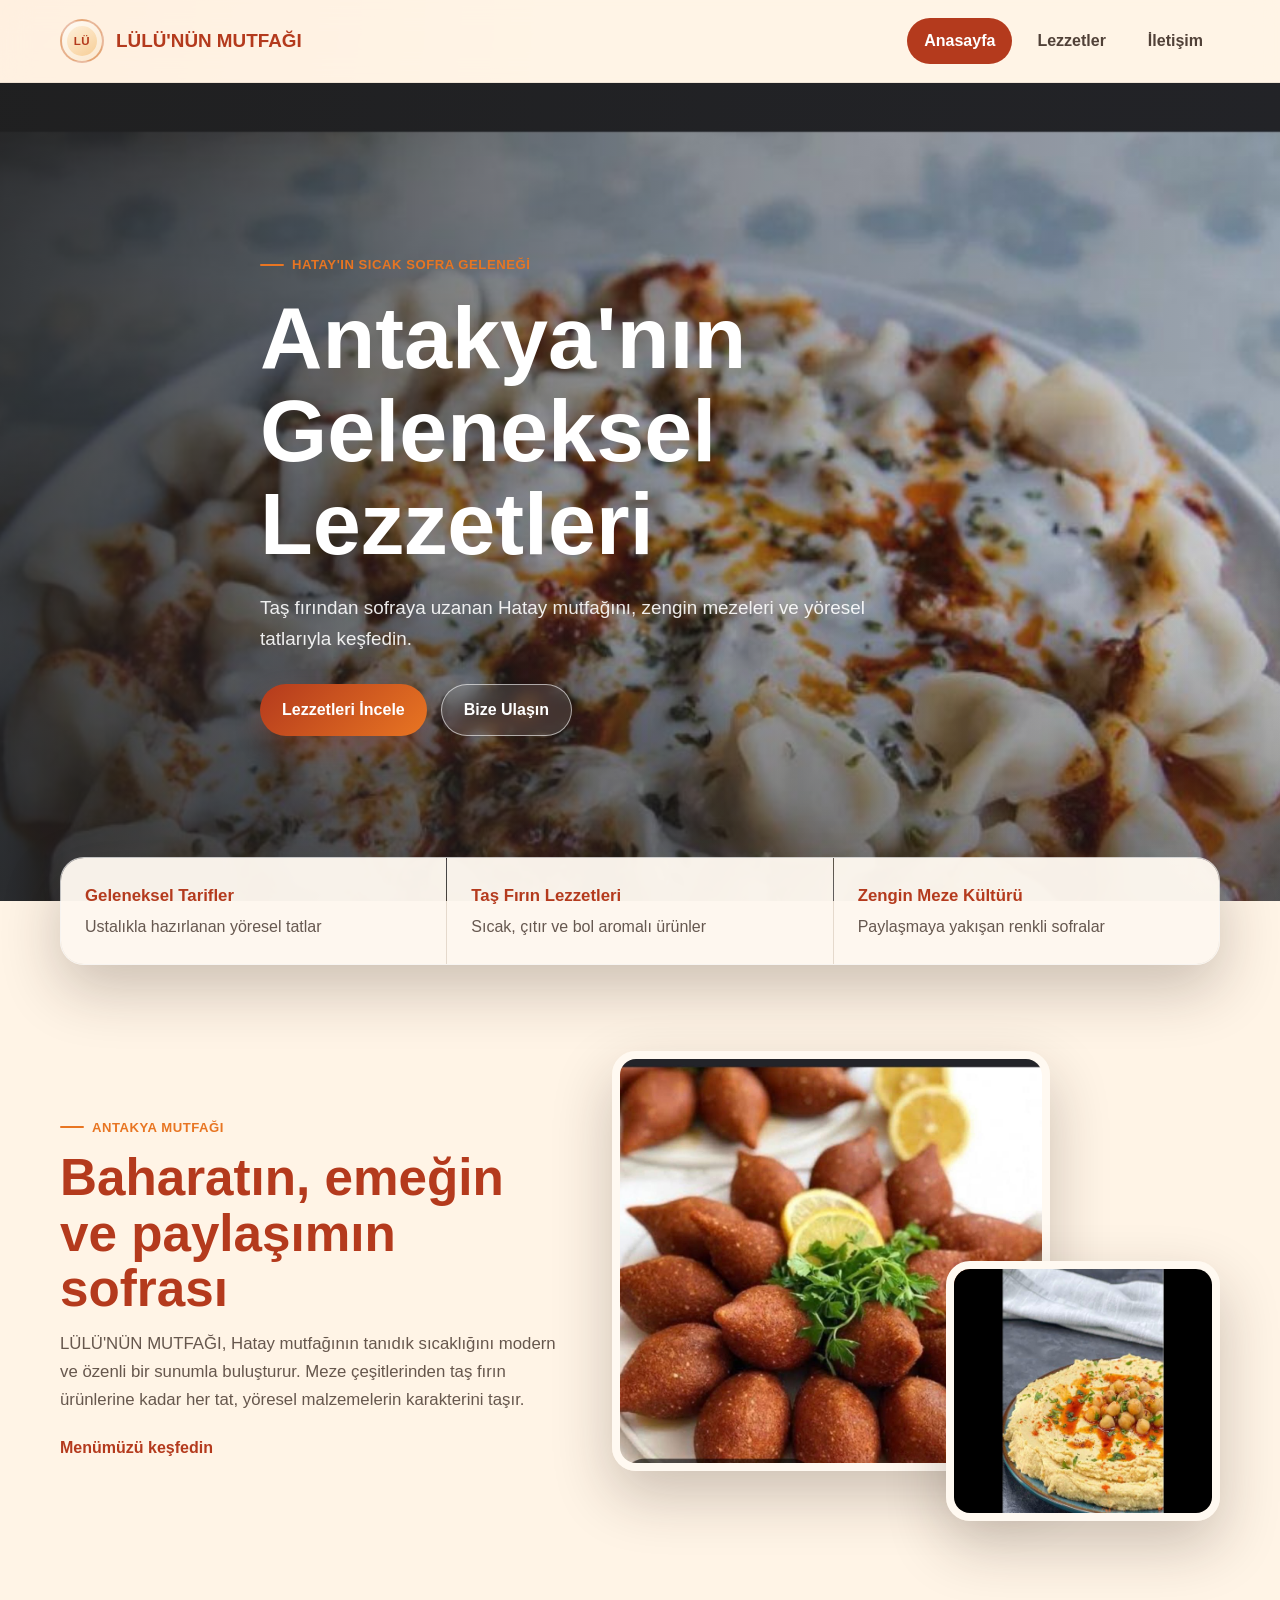
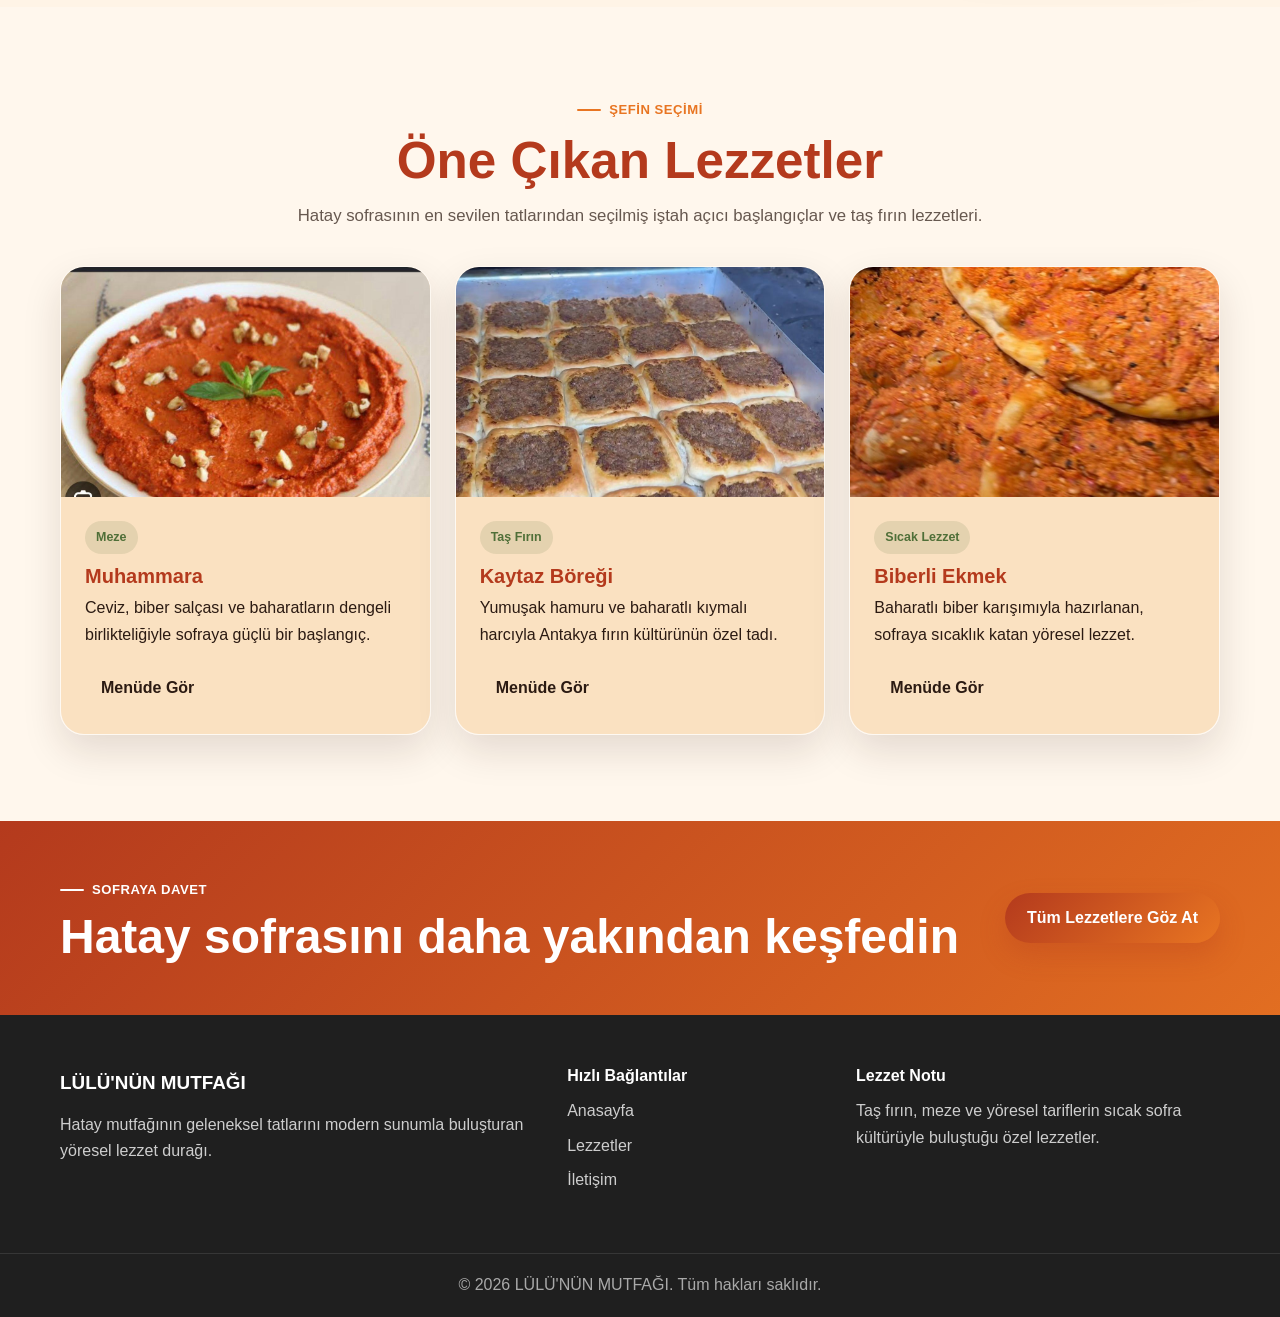
<file: index.html>
<!DOCTYPE html>
<html lang="tr">
<head>
    <meta charset="UTF-8">
    <meta name="viewport" content="width=device-width, initial-scale=1.0">
    <meta name="description" content="LÜLÜ'NÜN MUTFAĞI; Hatay mutfağının taş fırın, meze ve yöresel yemek kültürünü modern sunumla tanıtan sıcak bir lezzet markasıdır.">
    <title>LÜLÜ'NÜN MUTFAĞI | Geleneksel Hatay Lezzetleri</title>
    <link rel="stylesheet" href="style.css">
</head>
<body>
    <header class="site-header">
        <div class="container header-inner">
            <a class="brand" href="index.html" aria-label="LÜLÜ'NÜN MUTFAĞI anasayfa">
                <span class="brand-mark">LÜ</span>
                <span>LÜLÜ'NÜN MUTFAĞI</span>
            </a>

            <button class="menu-toggle" type="button" aria-label="Menüyü aç" aria-expanded="false">
                <span></span>
                <span></span>
                <span></span>
            </button>

            <nav class="main-nav" aria-label="Ana menü">
                <a href="index.html">Anasayfa</a>
                <a href="lezzetler.html">Lezzetler</a>
                <a href="iletisim.html">İletişim</a>
            </nav>
        </div>
    </header>

    <main>
        <section class="hero home-hero">
            <img class="hero-image" src="./resimler/5.jpeg" alt="Taş fırından çıkmış Hatay usulü biberli ekmek">
            <div class="hero-overlay"></div>
            <div class="container hero-content">
                <span class="section-kicker">Hatay'ın sıcak sofra geleneği</span>
                <h1>Antakya'nın Geleneksel Lezzetleri</h1>
                <p>Taş fırından sofraya uzanan Hatay mutfağını, zengin mezeleri ve yöresel tatlarıyla keşfedin.</p>
                <div class="hero-actions">
                    <a class="btn btn-primary" href="lezzetler.html">Lezzetleri İncele</a>
                    <a class="btn btn-ghost" href="iletisim.html">Bize Ulaşın</a>
                </div>
            </div>
        </section>

        <section class="stats-strip" aria-label="Öne çıkan sofra özellikleri">
            <div class="container stats-grid">
                <article>
                    <strong>Geleneksel Tarifler</strong>
                    <span>Ustalıkla hazırlanan yöresel tatlar</span>
                </article>
                <article>
                    <strong>Taş Fırın Lezzetleri</strong>
                    <span>Sıcak, çıtır ve bol aromalı ürünler</span>
                </article>
                <article>
                    <strong>Zengin Meze Kültürü</strong>
                    <span>Paylaşmaya yakışan renkli sofralar</span>
                </article>
            </div>
        </section>

        <section class="section">
            <div class="container split-section">
                <div class="section-copy">
                    <span class="section-kicker">Antakya mutfağı</span>
                    <h2>Baharatın, emeğin ve paylaşımın sofrası</h2>
                    <p>
                        LÜLÜ'NÜN MUTFAĞI, Hatay mutfağının tanıdık sıcaklığını modern ve özenli bir sunumla buluşturur.
                        Meze çeşitlerinden taş fırın ürünlerine kadar her tat, yöresel malzemelerin karakterini taşır.
                    </p>
                    <a class="text-link" href="lezzetler.html">Menümüzü keşfedin</a>
                </div>
                <div class="image-collage" aria-label="Antakya lezzet görselleri">
                    <img class="collage-large" src="./resimler/1.jpeg" alt="Limon ve yeşillikle servis edilen içli köfte">
                    <img class="collage-small" src="./resimler/7.jpeg" alt="Zeytinyağlı ve nohutlu humus tabağı">
                </div>
            </div>
        </section>

        <section class="section featured-section">
            <div class="container">
                <div class="section-heading">
                    <span class="section-kicker">Şefin seçimi</span>
                    <h2>Öne Çıkan Lezzetler</h2>
                    <p>Hatay sofrasının en sevilen tatlarından seçilmiş iştah açıcı başlangıçlar ve taş fırın lezzetleri.</p>
                </div>

                <div class="featured-grid">
                    <article class="featured-card">
                        <img src="./resimler/4.jpeg" alt="Cevizli muhammara mezesi">
                        <div>
                            <span class="tag">Meze</span>
                            <h3>Muhammara</h3>
                            <p>Ceviz, biber salçası ve baharatların dengeli birlikteliğiyle sofraya güçlü bir başlangıç.</p>
                            <a class="btn btn-small" href="lezzetler.html">Menüde Gör</a>
                        </div>
                    </article>

                    <article class="featured-card">
                        <img src="./resimler/3.jpeg" alt="Taş fırında pişmiş kaytaz böreği">
                        <div>
                            <span class="tag">Taş Fırın</span>
                            <h3>Kaytaz Böreği</h3>
                            <p>Yumuşak hamuru ve baharatlı kıymalı harcıyla Antakya fırın kültürünün özel tadı.</p>
                            <a class="btn btn-small" href="lezzetler.html">Menüde Gör</a>
                        </div>
                    </article>

                    <article class="featured-card">
                        <img src="./resimler/6.jpeg" alt="Yoğurt ve baharatlı sosla servis edilen mantı">
                        <div>
                            <span class="tag">Sıcak Lezzet</span>
                            <h3>Biberli Ekmek</h3>
                            <p>Baharatlı biber karışımıyla hazırlanan, sofraya sıcaklık katan yöresel lezzet.</p>
                            <a class="btn btn-small" href="lezzetler.html">Menüde Gör</a>
                        </div>
                    </article>
                </div>
            </div>
        </section>

        <section class="cta-band">
            <div class="container cta-inner">
                <div>
                    <span class="section-kicker">Sofraya davet</span>
                    <h2>Hatay sofrasını daha yakından keşfedin</h2>
                </div>
                <a class="btn btn-primary" href="lezzetler.html">Tüm Lezzetlere Göz At</a>
            </div>
        </section>
    </main>

    <footer class="site-footer">
        <div class="container footer-grid">
            <div>
                <a class="footer-brand" href="index.html">LÜLÜ'NÜN MUTFAĞI</a>
                <p>Hatay mutfağının geleneksel tatlarını modern sunumla buluşturan yöresel lezzet durağı.</p>
            </div>
            <div>
                <h2>Hızlı Bağlantılar</h2>
                <a href="index.html">Anasayfa</a>
                <a href="lezzetler.html">Lezzetler</a>
                <a href="iletisim.html">İletişim</a>
            </div>
            <div>
                <h2>Lezzet Notu</h2>
                <p>Taş fırın, meze ve yöresel tariflerin sıcak sofra kültürüyle buluştuğu özel lezzetler.</p>
            </div>
        </div>
        <div class="footer-bottom">
            <div class="container">© 2026 LÜLÜ'NÜN MUTFAĞI. Tüm hakları saklıdır.</div>
        </div>
    </footer>

    <script src="script.js"></script>
</body>
</html>
</file>
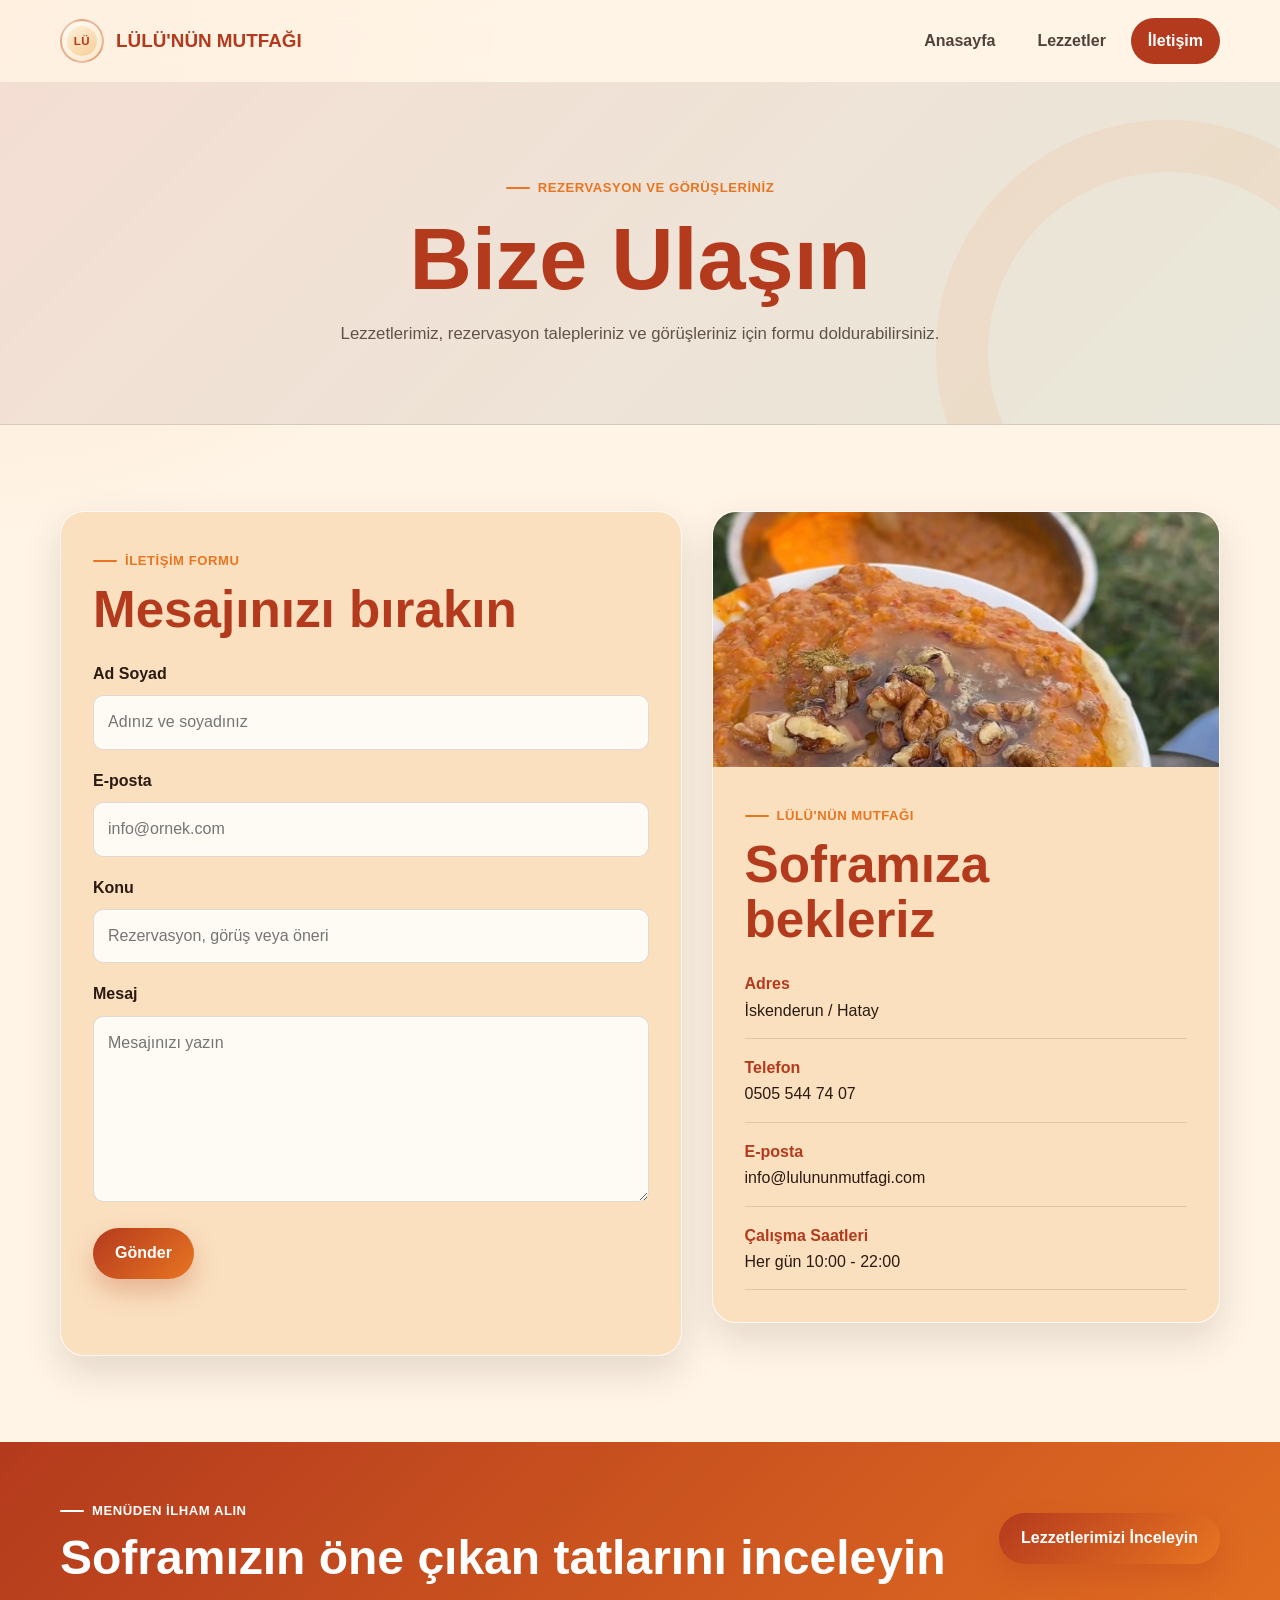
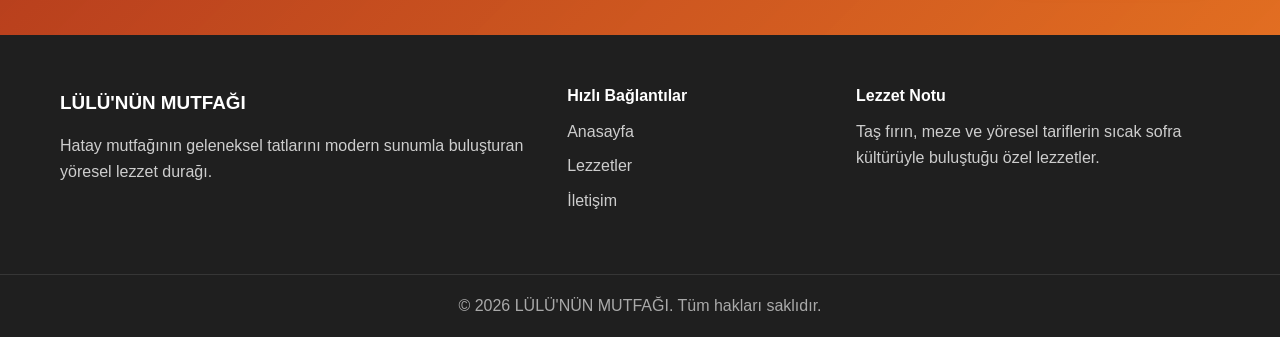
<file: iletisim.html>
<!DOCTYPE html>
<html lang="tr">
<head>
    <meta charset="UTF-8">
    <meta name="viewport" content="width=device-width, initial-scale=1.0">
    <meta name="description" content="LÜLÜ'NÜN MUTFAĞI iletişim sayfası. Lezzetler, rezervasyon talepleri ve görüşleriniz için bize ulaşın.">
    <title>LÜLÜ'NÜN MUTFAĞI | Bize Ulaşın</title>
    <link rel="stylesheet" href="style.css">
</head>
<body>
    <header class="site-header">
        <div class="container header-inner">
            <a class="brand" href="index.html" aria-label="LÜLÜ'NÜN MUTFAĞI anasayfa">
                <span class="brand-mark">LÜ</span>
                <span>LÜLÜ'NÜN MUTFAĞI</span>
            </a>

            <button class="menu-toggle" type="button" aria-label="Menüyü aç" aria-expanded="false">
                <span></span>
                <span></span>
                <span></span>
            </button>

            <nav class="main-nav" aria-label="Ana menü">
                <a href="index.html">Anasayfa</a>
                <a href="lezzetler.html">Lezzetler</a>
                <a href="iletisim.html">İletişim</a>
            </nav>
        </div>
    </header>

    <main>
        <section class="page-hero contact-hero">
            <div class="container page-hero-inner">
                <span class="section-kicker">Rezervasyon ve görüşleriniz</span>
                <h1>Bize Ulaşın</h1>
                <p>Lezzetlerimiz, rezervasyon talepleriniz ve görüşleriniz için formu doldurabilirsiniz.</p>
            </div>
        </section>

        <section class="section">
            <div class="container contact-grid">
                <form class="contact-form" id="contactForm" novalidate>
                    <div class="form-header">
                        <span class="section-kicker">İletişim formu</span>
                        <h2>Mesajınızı bırakın</h2>
                    </div>

                    <div class="form-group">
                        <label for="fullName">Ad Soyad</label>
                        <input type="text" id="fullName" name="fullName" placeholder="Adınız ve soyadınız">
                    </div>

                    <div class="form-group">
                        <label for="email">E-posta</label>
                        <input type="email" id="email" name="email" placeholder="info@ornek.com">
                    </div>

                    <div class="form-group">
                        <label for="subject">Konu</label>
                        <input type="text" id="subject" name="subject" placeholder="Rezervasyon, görüş veya öneri">
                    </div>

                    <div class="form-group">
                        <label for="message">Mesaj</label>
                        <textarea id="message" name="message" rows="6" placeholder="Mesajınızı yazın"></textarea>
                    </div>

                    <button class="btn btn-primary" type="submit">Gönder</button>
                    <p class="form-message" id="formMessage" aria-live="polite"></p>
                </form>

                <aside class="contact-card" aria-label="İletişim bilgileri">
                    <img src="./resimler/2.jpeg" alt="Servise hazır taş fırın lezzeti">
                    <div class="contact-card-body">
                        <span class="section-kicker">LÜLÜ'NÜN MUTFAĞI</span>
                        <h2>Soframıza bekleriz</h2>
                        <ul class="contact-list">
                            <li>
                                <strong>Adres</strong>
                                <span>İskenderun / Hatay</span>
                            </li>
                            <li>
                                <strong>Telefon</strong>
                                <a href="tel:03260000000">0505 544 74 07</a>
                            </li>
                            <li>
                                <strong>E-posta</strong>
                                <a href="mailto:info@lulununmutfagi.com">info@lulununmutfagi.com</a>
                            </li>
                            <li>
                                <strong>Çalışma Saatleri</strong>
                                <span>Her gün 10:00 - 22:00</span>
                            </li>
                        </ul>
                    </div>
                </aside>
            </div>
        </section>

        <section class="cta-band">
            <div class="container cta-inner">
                <div>
                    <span class="section-kicker">Menüden ilham alın</span>
                    <h2>Soframızın öne çıkan tatlarını inceleyin</h2>
                </div>
                <a class="btn btn-primary" href="lezzetler.html">Lezzetlerimizi İnceleyin</a>
            </div>
        </section>
    </main>

    <footer class="site-footer">
        <div class="container footer-grid">
            <div>
                <a class="footer-brand" href="index.html">LÜLÜ'NÜN MUTFAĞI</a>
                <p>Hatay mutfağının geleneksel tatlarını modern sunumla buluşturan yöresel lezzet durağı.</p>
            </div>
            <div>
                <h2>Hızlı Bağlantılar</h2>
                <a href="index.html">Anasayfa</a>
                <a href="lezzetler.html">Lezzetler</a>
                <a href="iletisim.html">İletişim</a>
            </div>
            <div>
                <h2>Lezzet Notu</h2>
                <p>Taş fırın, meze ve yöresel tariflerin sıcak sofra kültürüyle buluştuğu özel lezzetler.</p>
            </div>
        </div>
        <div class="footer-bottom">
            <div class="container">© 2026 LÜLÜ'NÜN MUTFAĞI. Tüm hakları saklıdır.</div>
        </div>
    </footer>

    <script src="script.js"></script>
</body>
</html>
</file>
<file: style.css>
:root {
    --color-primary: #B43A1D;
    --color-secondary: #E87522;
    --color-bg: #FFF4E6;
    --color-text: #2B1A12;
    --color-card: #F8D9B0;
    --color-accent: #4F6F38;
    --color-footer: #1F1F1F;
    --color-cream: #FFF9F1;
    --color-line: rgba(43, 26, 18, 0.12);
    --color-white: #FFFFFF;
    --shadow-soft: 0 16px 38px rgba(43, 26, 18, 0.13);
    --shadow-strong: 0 24px 60px rgba(43, 26, 18, 0.24);
    --radius-lg: 24px;
    --radius-md: 16px;
    --radius-sm: 10px;
    --header-height: 82px;
}

/* Genel reset */
* {
    box-sizing: border-box;
    margin: 0;
    padding: 0;
}

html {
    scroll-behavior: smooth;
}

body {
    min-height: 100vh;
    background:
        radial-gradient(circle at top left, rgba(232, 117, 34, 0.13), transparent 34rem),
        var(--color-bg);
    color: var(--color-text);
    font-family: Arial, Helvetica, sans-serif;
    line-height: 1.65;
}

img {
    display: block;
    max-width: 100%;
}

a {
    color: inherit;
    text-decoration: none;
}

button,
input,
textarea {
    font: inherit;
}

.container {
    width: min(1160px, calc(100% - 40px));
    margin: 0 auto;
}

.section {
    padding: 86px 0;
}

.section-heading {
    max-width: 720px;
    margin: 0 auto 36px;
    text-align: center;
}

.section-kicker {
    display: inline-flex;
    align-items: center;
    gap: 8px;
    color: var(--color-secondary);
    font-size: 0.82rem;
    font-weight: 800;
    letter-spacing: 0.04em;
    text-transform: uppercase;
}

.section-kicker::before {
    content: "";
    width: 24px;
    height: 2px;
    border-radius: 999px;
    background: currentColor;
}

h1,
h2,
h3 {
    color: var(--color-text);
    line-height: 1.08;
}

h1 {
    font-size: clamp(2.6rem, 7vw, 5.4rem);
}

h2 {
    font-size: clamp(2rem, 4vw, 3.2rem);
}

h3 {
    font-size: 1.25rem;
}

.btn {
    display: inline-flex;
    align-items: center;
    justify-content: center;
    min-height: 46px;
    border: 0;
    border-radius: 999px;
    cursor: pointer;
    font-weight: 800;
    padding: 12px 22px;
    transition: transform 0.22s ease, box-shadow 0.22s ease, background 0.22s ease, color 0.22s ease;
}

.btn:hover {
    transform: translateY(-2px);
}

.btn-primary {
    background: linear-gradient(135deg, var(--color-primary), var(--color-secondary));
    color: var(--color-white);
    box-shadow: 0 12px 26px rgba(180, 58, 29, 0.28);
}

.btn-primary:hover {
    box-shadow: 0 18px 36px rgba(180, 58, 29, 0.36);
}

.btn-ghost {
    border: 1px solid rgba(255, 255, 255, 0.58);
    background: rgba(255, 255, 255, 0.12);
    color: var(--color-white);
    backdrop-filter: blur(8px);
}

.btn-ghost:hover {
    background: var(--color-white);
    color: var(--color-primary);
}

.btn-small {
    min-height: 40px;
    margin-top: 18px;
    padding: 9px 16px;
}

.text-link {
    display: inline-flex;
    margin-top: 22px;
    color: var(--color-primary);
    font-weight: 800;
}

.text-link:hover {
    color: var(--color-secondary);
}

/* Navbar */
.site-header {
    position: sticky;
    top: 0;
    z-index: 40;
    background: rgba(255, 244, 230, 0.78);
    border-bottom: 1px solid rgba(43, 26, 18, 0.08);
    backdrop-filter: blur(14px);
    transition: box-shadow 0.2s ease, background 0.2s ease;
}

.site-header.scrolled {
    background: rgba(255, 249, 241, 0.94);
    box-shadow: 0 12px 30px rgba(43, 26, 18, 0.12);
}

.header-inner {
    display: flex;
    align-items: center;
    justify-content: space-between;
    min-height: var(--header-height);
    gap: 28px;
}

.brand {
    display: inline-flex;
    align-items: center;
    gap: 12px;
    color: var(--color-primary);
    font-size: 1.18rem;
    font-weight: 900;
    white-space: nowrap;
}

.brand-mark {
    display: inline-flex;
    width: 44px;
    height: 44px;
    align-items: center;
    justify-content: center;
    border: 2px solid rgba(180, 58, 29, 0.28);
    border-radius: 50%;
    background: linear-gradient(145deg, #fff6e7, #f6c88a);
    color: var(--color-primary);
    font-size: 0.72rem;
    letter-spacing: 0.05em;
    box-shadow: inset 0 0 0 5px rgba(255, 255, 255, 0.58);
}

.main-nav {
    display: flex;
    align-items: center;
    gap: 8px;
}

.main-nav a {
    border-radius: 999px;
    color: rgba(43, 26, 18, 0.82);
    font-weight: 800;
    padding: 10px 17px;
    transition: background 0.2s ease, color 0.2s ease;
}

.main-nav a:hover,
.main-nav a.active {
    background: var(--color-primary);
    color: var(--color-white);
}

.menu-toggle {
    display: none;
    width: 44px;
    height: 44px;
    border: 0;
    border-radius: 50%;
    background: var(--color-primary);
    cursor: pointer;
    padding: 11px;
}

.menu-toggle span {
    display: block;
    width: 100%;
    height: 2px;
    margin: 5px 0;
    border-radius: 2px;
    background: var(--color-white);
}

/* Hero ve giriş bölümleri */
.hero {
    position: relative;
    min-height: calc(100vh - var(--header-height));
    display: flex;
    align-items: center;
    overflow: hidden;
}

.hero-image,
.hero-overlay {
    position: absolute;
    inset: 0;
}

.hero-image {
    width: 100%;
    height: 100%;
    object-fit: cover;
}

.hero-overlay {
    background:
        linear-gradient(90deg, rgba(31, 31, 31, 0.83), rgba(31, 31, 31, 0.38) 58%, rgba(31, 31, 31, 0.2)),
        linear-gradient(0deg, rgba(31, 31, 31, 0.42), transparent 42%);
}

.hero-content {
    position: relative;
    z-index: 2;
    max-width: 760px;
    color: var(--color-white);
    padding: 86px 0;
}

.hero-content h1 {
    margin: 16px 0 20px;
    color: var(--color-white);
}

.hero-content p {
    max-width: 640px;
    color: rgba(255, 255, 255, 0.9);
    font-size: 1.18rem;
}

.hero-actions {
    display: flex;
    flex-wrap: wrap;
    gap: 14px;
    margin-top: 30px;
}

.stats-strip {
    margin-top: -44px;
    position: relative;
    z-index: 5;
}

.stats-grid {
    display: grid;
    grid-template-columns: repeat(3, 1fr);
    gap: 1px;
    overflow: hidden;
    border: 1px solid rgba(255, 255, 255, 0.7);
    border-radius: var(--radius-lg);
    background: var(--color-line);
    box-shadow: var(--shadow-strong);
}

.stats-grid article {
    background: rgba(255, 249, 241, 0.96);
    padding: 24px;
}

.stats-grid strong,
.stats-grid span {
    display: block;
}

.stats-grid strong {
    color: var(--color-primary);
    font-size: 1.05rem;
}

.stats-grid span {
    margin-top: 4px;
    color: rgba(43, 26, 18, 0.72);
}

.split-section {
    display: grid;
    grid-template-columns: 0.9fr 1.1fr;
    gap: 54px;
    align-items: center;
}

.section-copy p,
.section-heading p,
.page-hero p {
    margin-top: 14px;
    color: rgba(43, 26, 18, 0.72);
    font-size: 1.05rem;
}

.section-copy h2,
.section-heading h2 {
    margin-top: 12px;
    color: var(--color-primary);
}

.image-collage {
    position: relative;
    min-height: 470px;
}

.image-collage img {
    position: absolute;
    object-fit: cover;
    border: 8px solid var(--color-cream);
    border-radius: var(--radius-lg);
    box-shadow: var(--shadow-strong);
}

.collage-large {
    inset: 0 auto auto 0;
    width: 72%;
    height: 420px;
}

.collage-small {
    right: 0;
    bottom: 0;
    width: 45%;
    height: 260px;
}

.featured-section {
    background: rgba(255, 249, 241, 0.68);
}

.featured-grid {
    display: grid;
    grid-template-columns: repeat(3, 1fr);
    gap: 24px;
}

.featured-card,
.menu-card,
.contact-form,
.contact-card {
    border: 1px solid rgba(255, 255, 255, 0.78);
    border-radius: var(--radius-lg);
    background: rgba(248, 217, 176, 0.72);
    box-shadow: var(--shadow-soft);
}

.featured-card {
    overflow: hidden;
    transition: transform 0.25s ease, box-shadow 0.25s ease;
}

.featured-card:hover,
.menu-card:hover {
    transform: translateY(-8px);
    box-shadow: var(--shadow-strong);
}

.featured-card img {
    width: 100%;
    height: 230px;
    object-fit: cover;
}

.featured-card div {
    padding: 24px;
}

.tag {
    display: inline-flex;
    width: fit-content;
    border-radius: 999px;
    background: rgba(79, 111, 56, 0.13);
    color: var(--color-accent);
    font-size: 0.78rem;
    font-weight: 900;
    padding: 6px 11px;
}

.featured-card h3,
.menu-card h2 {
    margin: 12px 0 8px;
    color: var(--color-primary);
}

.cta-band {
    padding: 52px 0;
    background:
        linear-gradient(135deg, rgba(180, 58, 29, 0.96), rgba(232, 117, 34, 0.88)),
        var(--color-primary);
    color: var(--color-white);
}

.cta-inner {
    display: flex;
    align-items: center;
    justify-content: space-between;
    gap: 24px;
}

.cta-inner h2,
.cta-inner .section-kicker {
    color: var(--color-white);
}

.cta-inner h2 {
    margin-top: 10px;
    font-size: clamp(1.8rem, 4vw, 3rem);
}

/* İç sayfa hero */
.page-hero {
    position: relative;
    overflow: hidden;
    padding: 88px 0 76px;
    background:
        linear-gradient(135deg, rgba(180, 58, 29, 0.14), rgba(79, 111, 56, 0.13)),
        var(--color-cream);
    border-bottom: 1px solid var(--color-line);
}

.page-hero::after {
    content: "";
    position: absolute;
    right: -120px;
    bottom: -160px;
    width: 360px;
    height: 360px;
    border: 52px solid rgba(232, 117, 34, 0.08);
    border-radius: 50%;
}

.page-hero-inner {
    position: relative;
    z-index: 1;
    max-width: 780px;
    text-align: center;
}

.page-hero h1 {
    margin-top: 14px;
    color: var(--color-primary);
}

/* Menü kartları */
.menu-grid {
    display: grid;
    grid-template-columns: repeat(4, 1fr);
    gap: 24px;
}

.menu-card {
    display: flex;
    flex-direction: column;
    overflow: hidden;
    transition: transform 0.25s ease, box-shadow 0.25s ease;
}

.menu-image-button {
    display: block;
    width: 100%;
    height: 235px;
    border: 0;
    background: transparent;
    cursor: zoom-in;
    overflow: hidden;
}

.menu-image-button img {
    width: 100%;
    height: 100%;
    object-fit: cover;
    transition: transform 0.45s ease;
}

.menu-card:hover .menu-image-button img {
    transform: scale(1.08);
}

.menu-card-body {
    display: flex;
    flex: 1;
    flex-direction: column;
    padding: 22px;
}

.menu-card-body p {
    flex: 1;
    color: rgba(43, 26, 18, 0.74);
}

/* Galeri modalı */
.gallery-modal {
    position: fixed;
    inset: 0;
    z-index: 80;
    display: none;
    align-items: center;
    justify-content: center;
    background: rgba(0, 0, 0, 0.78);
    padding: 24px;
}

.gallery-modal.show {
    display: flex;
}

.gallery-dialog {
    position: relative;
    width: min(980px, 100%);
    border-radius: var(--radius-lg);
    background: #120c09;
    color: var(--color-white);
    box-shadow: 0 28px 80px rgba(0, 0, 0, 0.45);
    overflow: hidden;
}

.gallery-dialog figure {
    display: grid;
    grid-template-columns: 1.45fr 0.9fr;
    min-height: 520px;
}

.gallery-dialog img {
    width: 100%;
    height: 100%;
    max-height: 72vh;
    object-fit: cover;
}

.gallery-dialog figcaption {
    display: flex;
    flex-direction: column;
    justify-content: center;
    padding: 42px;
    background: linear-gradient(180deg, #1f130f, #120c09);
}

.gallery-dialog h2 {
    margin: 12px 0;
    color: var(--color-white);
}

.gallery-dialog p {
    color: rgba(255, 255, 255, 0.78);
}

.gallery-close,
.gallery-nav {
    position: absolute;
    z-index: 2;
    border: 0;
    border-radius: 50%;
    background: rgba(255, 255, 255, 0.14);
    color: var(--color-white);
    cursor: pointer;
    transition: background 0.2s ease, transform 0.2s ease;
}

.gallery-close:hover,
.gallery-nav:hover {
    background: rgba(255, 255, 255, 0.28);
    transform: scale(1.04);
}

.gallery-close {
    top: 16px;
    right: 16px;
    width: 44px;
    height: 44px;
    font-size: 2rem;
    line-height: 1;
}

.gallery-nav {
    top: 50%;
    width: 48px;
    height: 48px;
    font-size: 2.5rem;
    line-height: 1;
    transform: translateY(-50%);
}

.gallery-prev {
    left: 18px;
}

.gallery-next {
    right: 18px;
}

/* İletişim */
.contact-grid {
    display: grid;
    grid-template-columns: 1.1fr 0.9fr;
    gap: 30px;
    align-items: start;
}

.contact-form,
.contact-card-body {
    padding: 32px;
}

.form-header {
    margin-bottom: 24px;
}

.form-header h2,
.contact-card h2 {
    margin-top: 10px;
    color: var(--color-primary);
}

.form-group {
    margin-bottom: 18px;
}

.form-group label {
    display: block;
    margin-bottom: 8px;
    font-weight: 900;
}

.form-group input,
.form-group textarea {
    width: 100%;
    border: 1px solid rgba(43, 26, 18, 0.14);
    border-radius: var(--radius-sm);
    background: rgba(255, 255, 255, 0.82);
    color: var(--color-text);
    outline: none;
    padding: 13px 14px;
    transition: border-color 0.2s ease, box-shadow 0.2s ease, background 0.2s ease;
}

.form-group input:focus,
.form-group textarea:focus {
    border-color: var(--color-secondary);
    background: var(--color-white);
    box-shadow: 0 0 0 4px rgba(232, 117, 34, 0.16);
}

.form-message {
    min-height: 28px;
    margin-top: 16px;
    border-radius: var(--radius-sm);
    font-weight: 800;
}

.form-message.error,
.form-message.success {
    padding: 12px 14px;
}

.form-message.error {
    background: rgba(180, 58, 29, 0.12);
    color: var(--color-primary);
}

.form-message.success {
    background: rgba(79, 111, 56, 0.14);
    color: var(--color-accent);
}

.contact-card {
    overflow: hidden;
}

.contact-card img {
    width: 100%;
    height: 255px;
    object-fit: cover;
}

.contact-list {
    display: grid;
    gap: 16px;
    margin-top: 24px;
    list-style: none;
}

.contact-list li {
    border-bottom: 1px solid rgba(43, 26, 18, 0.12);
    padding-bottom: 14px;
}

.contact-list strong,
.contact-list span,
.contact-list a {
    display: block;
}

.contact-list strong {
    color: var(--color-primary);
}

.contact-list a:hover {
    color: var(--color-secondary);
}

/* Footer */
.site-footer {
    background: var(--color-footer);
    color: rgba(255, 255, 255, 0.78);
}

.footer-grid {
    display: grid;
    grid-template-columns: 1.3fr 0.7fr 1fr;
    gap: 34px;
    padding: 52px 0;
}

.footer-brand,
.site-footer h2 {
    display: block;
    margin-bottom: 14px;
    color: var(--color-white);
    font-size: 1.18rem;
    font-weight: 900;
}

.site-footer h2 {
    font-size: 1rem;
}

.site-footer a:not(.footer-brand) {
    display: block;
    margin: 8px 0;
    transition: color 0.2s ease;
}

.site-footer a:hover {
    color: var(--color-secondary);
}

.footer-bottom {
    border-top: 1px solid rgba(255, 255, 255, 0.1);
    padding: 18px 0;
    color: rgba(255, 255, 255, 0.62);
    text-align: center;
}

@media (max-width: 1020px) {
    .featured-grid,
    .menu-grid {
        grid-template-columns: repeat(2, 1fr);
    }

    .split-section,
    .contact-grid {
        grid-template-columns: 1fr;
    }

    .image-collage {
        min-height: 430px;
    }
}

@media (max-width: 768px) {
    :root {
        --header-height: 72px;
    }

    .container {
        width: min(100% - 28px, 1160px);
    }

    .section {
        padding: 62px 0;
    }

    .brand {
        font-size: 1rem;
    }

    .brand-mark {
        width: 38px;
        height: 38px;
    }

    .menu-toggle {
        display: block;
    }

    .main-nav {
        position: absolute;
        top: var(--header-height);
        left: 14px;
        right: 14px;
        display: none;
        flex-direction: column;
        align-items: stretch;
        border: 1px solid rgba(43, 26, 18, 0.1);
        border-radius: 18px;
        background: rgba(255, 249, 241, 0.98);
        box-shadow: var(--shadow-strong);
        padding: 12px;
    }

    .main-nav.open {
        display: flex;
    }

    .main-nav a {
        border-radius: 12px;
        text-align: center;
    }

    .hero {
        min-height: 640px;
    }

    .hero-overlay {
        background: rgba(31, 31, 31, 0.66);
    }

    .hero-content p {
        font-size: 1.04rem;
    }

    .stats-strip {
        margin-top: 0;
        padding: 18px 0 0;
    }

    .stats-grid,
    .featured-grid,
    .menu-grid,
    .footer-grid {
        grid-template-columns: 1fr;
    }

    .stats-grid {
        border-radius: var(--radius-md);
    }

    .image-collage {
        min-height: 0;
    }

    .image-collage img {
        position: static;
        width: 100%;
        height: 260px;
        margin-bottom: 16px;
    }

    .cta-inner {
        flex-direction: column;
        align-items: flex-start;
    }

    .page-hero-inner {
        text-align: left;
    }

    .gallery-dialog figure {
        grid-template-columns: 1fr;
        min-height: 0;
    }

    .gallery-dialog img {
        height: 48vh;
    }

    .gallery-dialog figcaption {
        padding: 26px;
    }

    .gallery-nav {
        top: 34%;
        width: 42px;
        height: 42px;
        font-size: 2rem;
    }
}

@media (max-width: 460px) {
    h1 {
        font-size: 2.45rem;
    }

    .brand span:last-child {
        max-width: 190px;
        white-space: normal;
        line-height: 1.1;
    }

    .hero-actions,
    .hero-actions .btn,
    .cta-inner .btn {
        width: 100%;
    }

    .menu-image-button,
    .featured-card img {
        height: 215px;
    }

    .contact-form,
    .contact-card-body {
        padding: 24px;
    }
}
</file>
